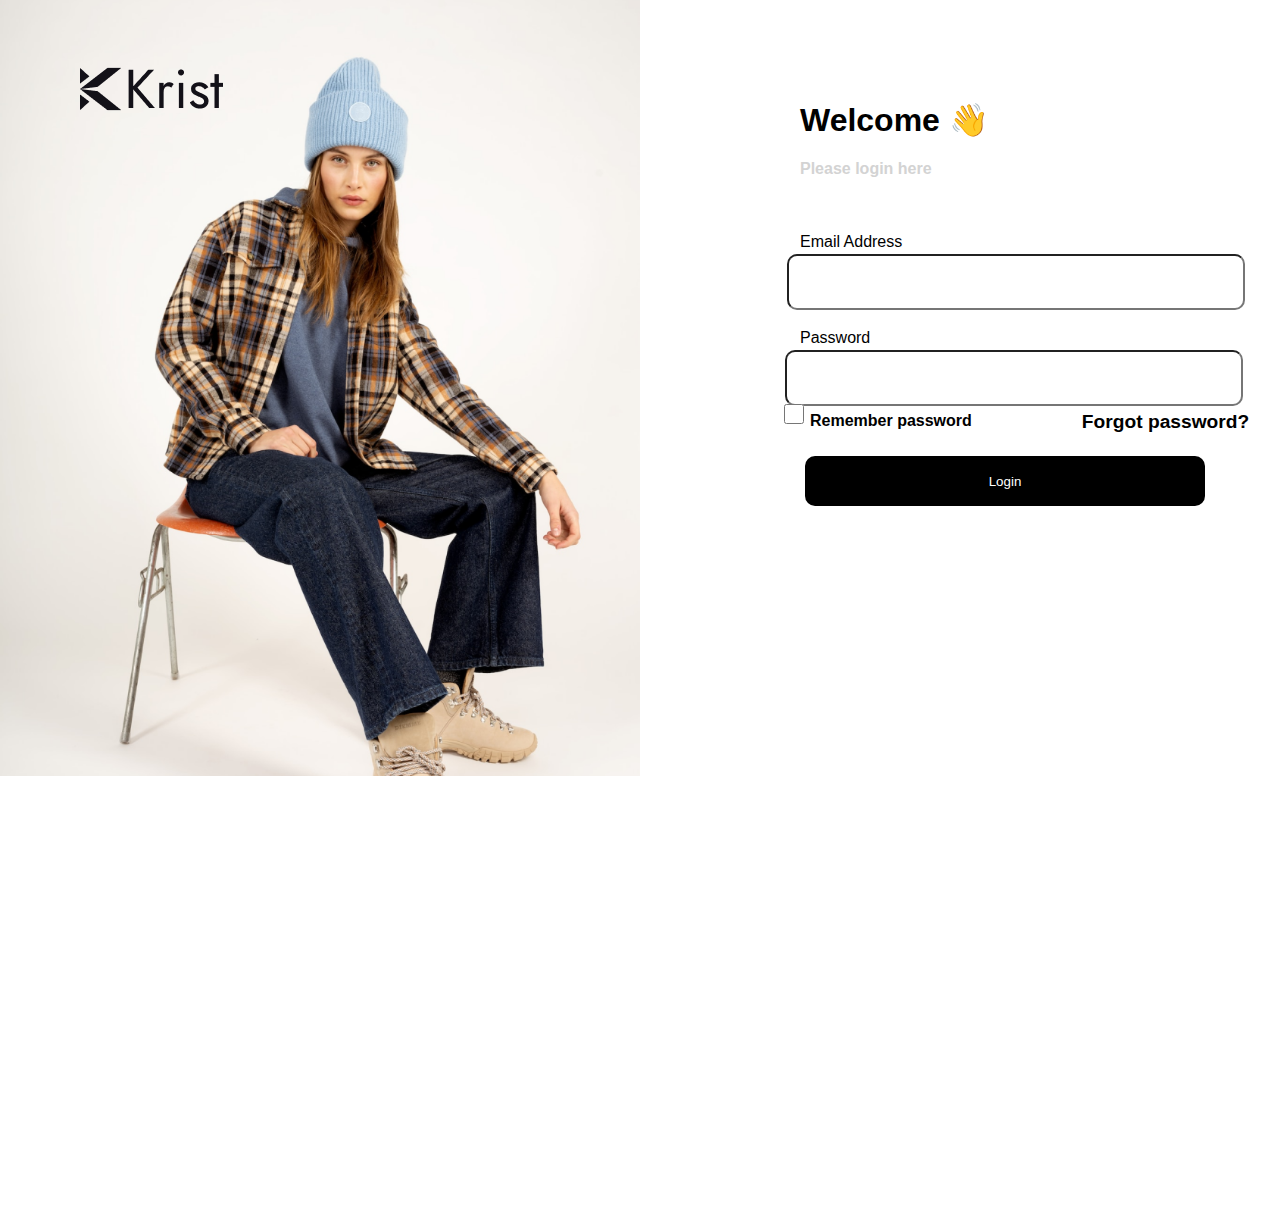
<file: index.html>
<!DOCTYPE html>
<html lang="en">
<head>
    <meta charset="UTF-8">
    <meta name="viewport" content="width=device-width, initial-scale=1.0">
    <title>Document</title>
    <link rel="stylesheet" href="style.css">
</head>
<body>

 <section class="login" >
  <div class="login-img" >
    <img class="rectangle" src="img/Rectangle 3463273.png" alt="rectangle"/>
    <img class="logo" src="img/Logo + Text.png" alt="Logo">
  </div>
  <form action="">
    <div class="welcome">

     <div>
        <h1 class="login-header" >Welcome 👋</h1>
        <p class="login-para" >Please login here</p>
     </div>
     <div class="login-form">
        <div class="email">
           <label for="email">Email Address</label>
           <input class="put" id="email" type="email" name="email">
       </div>
       <div class="password-con">
        <label for="password">Password</label>
        <input class="put"  type="password" name="password">
    </div>
      <div class="forgotten">
       
            <p class="password-para" >Remember password</p>  
        <input class="check" type="checkbox">  
        <a class="forgotten-password"  href="/forgotten-password/password.html">Forgot password?</a>

       </div>
       <button  >Login</button>
    </div>
    
  </form>
  

 </section>
</body>
</html>
</file>
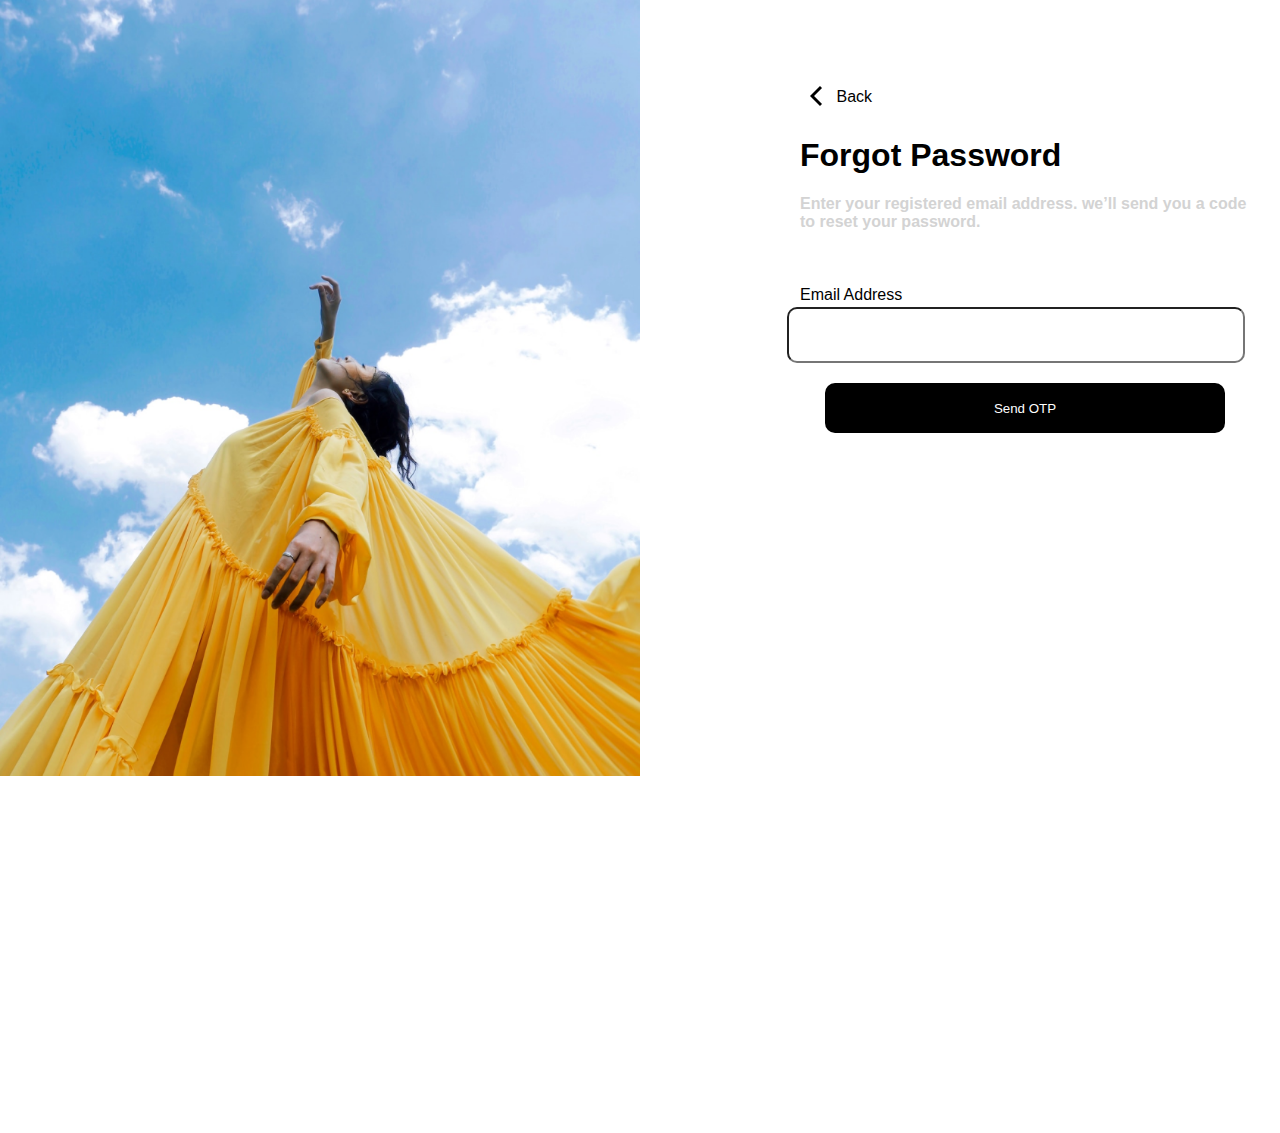
<file: forgotten-password/password.html>
<!DOCTYPE html>
<html lang="en">
<head>
    <meta charset="UTF-8">
    <meta name="viewport" content="width=device-width, initial-scale=1.0">
    <title>Document</title>
    <link rel="stylesheet" href="password.css">
</head>
<body>
    <section class="login" >
        <div class="login-img" >
          <img class="rectangle" src="/img/Rectangle 3.png" alt="rectangle"/>
          <!-- <img class="logo" src="/img/Logo + Text.png" alt="Logo"> -->
        </div>
        <form action="">
          <div class="welcome">
      
           <div>
          <img src="/img/back_arrow_icon.png" alt="back_arrow_icon">
           <span class="back">  Back</span>
            <h1 class="login-header" >Forgot Password</h1>
              <p class="login-para" >Enter your registered email address. we’ll send you a code<br> to reset your password.</p>
           </div>
           <div class="login-form">
              <div class="email">
                 <label for="email">Email Address</label>
                 <input class="put" id="email" type="email" name="email">
             </div>
             </div>
             <button><a href="/OTP/otp.html">Send OTP</a></button>
            </section>

       
</body>
</html>
</file>
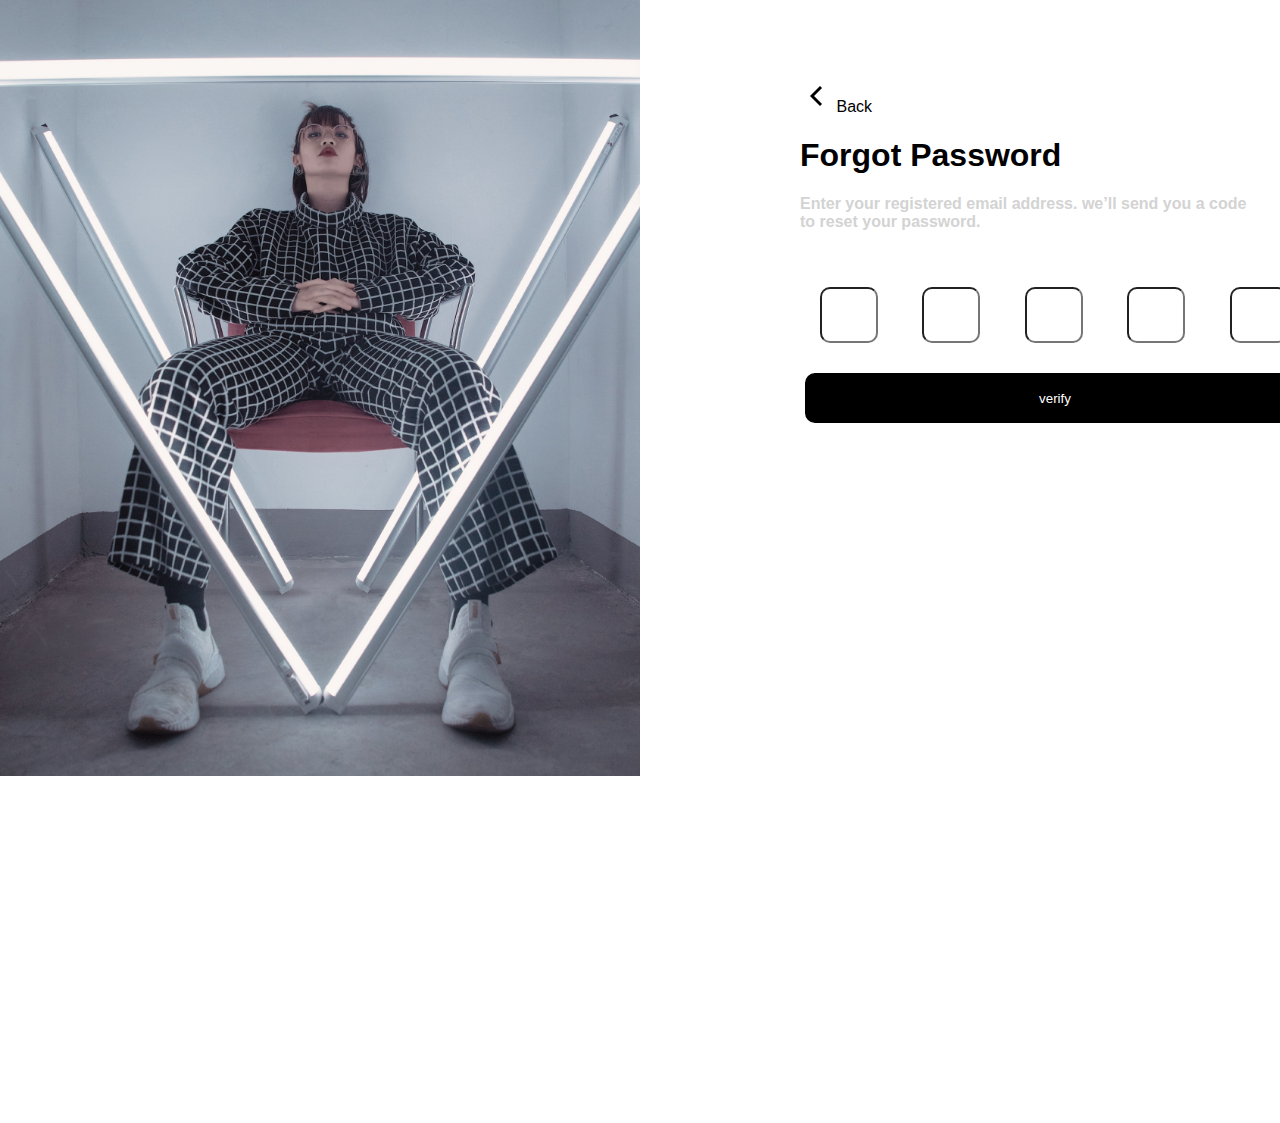
<file: OTP/otp.html>
<!DOCTYPE html>
<html lang="en">
<head>
    <meta charset="UTF-8">
    <meta name="viewport" content="width=device-width, initial-scale=1.0">
    <title>Document</title>
    <link rel="stylesheet" href="otp.css">
</head>
<body>
    <section class="login" >
        <div class="login-img" >
          <img class="rectangle" src="/img/Rectangle 4.png" alt="rectangle"/>
          <!-- <img class="logo" src="/img/Logo + Text.png" alt="Logo"> -->
        </div>
        <form action="">
          <div class="welcome">
      
           <div>
          <img src="/img/back_arrow_icon.png" alt="back_arrow_icon">
           <span class="back">  Back</span>
            <h1 class="login-header" >Forgot Password</h1>
              <p class="login-para" >Enter your registered email address. we’ll send you a code<br> to reset your password.</p>
           </div>
           <div class="login-form">
              <div class="otp">
                 <input class="put" id="otp" type="text" maxlength="1" name="otp">
                 <input class="put" id="otp" type="text" maxlength="1" name="otp">
                 <input class="put" id="otp" type="text" maxlength="1" name="otp">
                 <input class="put" id="otp" type="text" maxlength="1" name="otp">
                 <input class="put" id="otp" type="text" maxlength="1" name="otp">
                 
             </div>
             </div>
             <button><a href="">verify</a></button>
            </section>

       
</body>
</html>
</file>
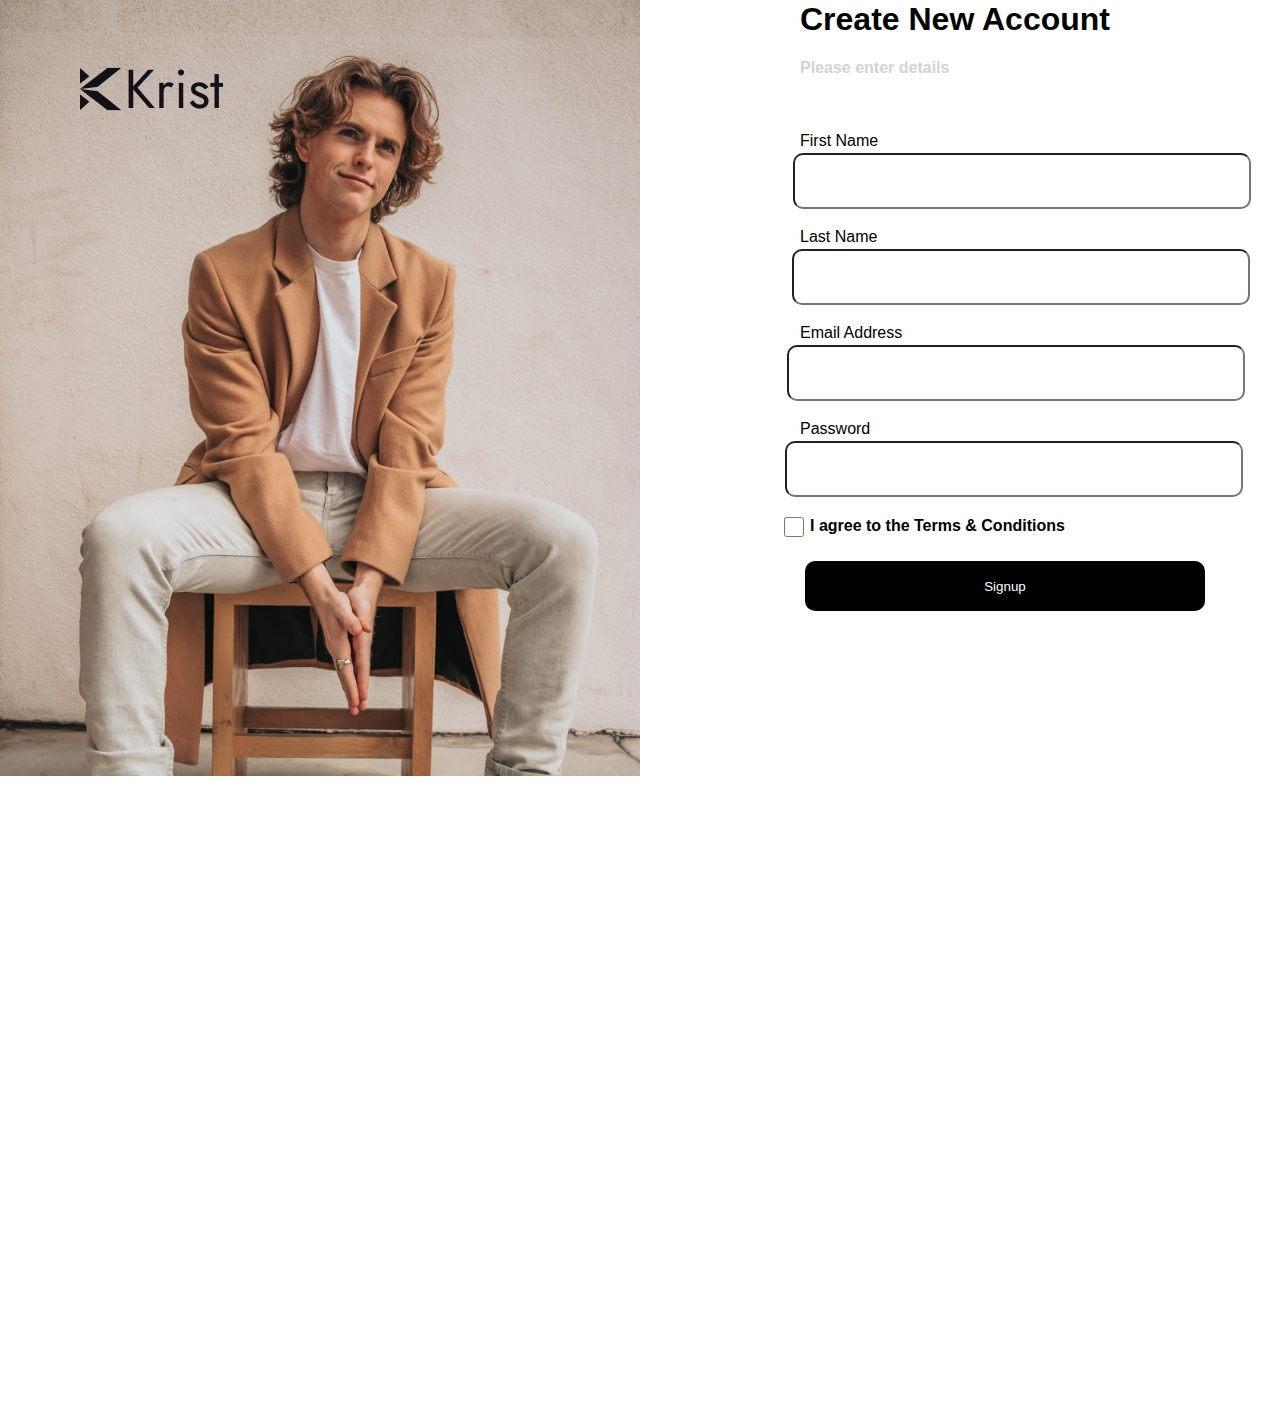
<file: signup/signup.html>
<!DOCTYPE html>
<html lang="en">
<head>
    <meta charset="UTF-8">
    <meta name="viewport" content="width=device-width, initial-scale=1.0">
    <title>Document</title>
    <link rel="stylesheet" href="signup.css">
</head>
<body>

 <section class="login" >
  <div class="login-img" >
    <img class="rectangle" src="/img/Rectangle-2.png" alt="rectangle"/>
    <img class="logo" src="/img/Logo + Text.png" alt="Logo">
  </div>
  <form action="">
    <div class="welcome">

     <div>
   
        <h1 class="login-header" >Create New Account</h1>
        <p class="login-para" >Please enter details</p>
     </div>
     <div class="login-form">
        <div class="email">
           <label for="email">First Name</label>
           <input class="put"  type="text" name="text">
       </div>
       <div class="login-form">
        <div class="email">
           <label for="email">Last Name</label>
           <input class="put" id="text" type="text" name="text">
       </div>
     <div class="login-form">
        <div class="email">
           <label for="email">Email Address</label>
           <input class="put" id="email" type="email" name="email">
       </div>
       <div class="password-con">
        <label for="password">Password</label>
        <input class="put"  type="password" name="password">
    </div>
      <div class="forgotten">
       
            <p class="password-para" >I agree to the Terms & Conditions</p>  
        <input class="check" type="checkbox">  
       </div>
       <button>Signup</button>
    </div>
    
  </form>
  

 </section>
</body>
</html>
</file>
<file: style.css>
body{
margin: 0;
padding: 0;
box-sizing: border-box;
font-family: sans-serif;
overflow-x: hidden;
}

.rectangle{
    width: 50%;
}
.welcome{
    position: relative;
    top:  -700px ;
    left: 800px;
    
}

.login-para{
    color: lightgray;
    font-weight: 900;
    font-family: sans-serif;
}


.login-header{
    font-family: sans-serif;
}

label{
    font-family: sans-serif;
}

.put{
height: 50px;
width: 450px;   
border-radius: 10px;
 position: relative;
 top: 40px;
  right: 110px;
  margin: 20px;
  font-weight: 400;
}

#email{
    position: relative;
    left: -140px;
    font-weight: 400;
}

.forgotten{
margin: 40px;
display: flex;
margin: 10px;

}

.forgotten-password{
text-decoration: none;
color: black;
font-size: 1.2rem;
margin-top: 15px;
margin-left: 110px;
font-weight: 700;
}
 a:hover{
    text-decoration: underline;
 }

 
 

 input[type="checkbox"]{
    height: 20px;
    position: absolute;
    top: 300px;
    left: -20px;
    accent-color: black;
    width: 20px;
 }

 .password-para{
  font-weight: 700;
 }

.logo{
    position: absolute;
    left: 20px;
    margin-top: 60px;
    margin-left: 60px;
}

button{
width: 400px;
height: 50px;
padding: 20px auto;
margin-left: 5px;
border: none;
background-color: black;
color:white;
border-radius: 10px;
}

::-webkit-scrollbar {
    display: block;
    width: 5px;

}
::-webkit-scrollbar-track {
    background: transparent;
}
    
::-webkit-scrollbar-thumb {
    background-color: black;
    border-right: none;
    border-left: none;
}

::-webkit-scrollbar-track-piece:end {
    background: transparent;
    margin-bottom: 10px; 
}

::-webkit-scrollbar-track-piece:start {
    background: transparent;
    margin-top: 10px;
}
</file>
<file: forgotten-password/password.css>
body{
    margin: 0;
    padding: 0;
    box-sizing: border-box;
    font-family: sans-serif;
    overflow-x: hidden;
    }
    
    .rectangle{
        width: 50%;
    }
    .welcome{
        position: relative;
        top:  -700px ;
        left: 800px;
    }

    
    
    .login-para{
        color: lightgray;
        font-weight: 900;
        font-family: sans-serif;
    }
    
    
    .login-header{
        font-family: sans-serif;
    }
    
    label{
        font-family: sans-serif;
    }
    
    .put{
    height: 50px;
    width: 450px;   
    border-radius: 10px;
     position: relative;
     top: 40px;
      right: 110px;
      margin: 20px;
      font-weight: 400;
    }
    
    #email{
        position: relative;
        left: -140px;
        font-weight: 400;
        
    }

    
button{
    width: 400px;
    height: 50px;
    padding: 20px auto;
    margin-left: 25px;
    border: none;
    background-color: black;
    margin-top: 40px;
    border-radius: 10px;
}

button a{
    text-decoration: none;
    color:white;
}
.back{
    position: relative;
    top: -10px;
}
</file>
<file: OTP/otp.css>
body{
    margin: 0;
    padding: 0;
    box-sizing: border-box;
    font-family: sans-serif;
    overflow-x: hidden;
    }
    
    .rectangle{
        width: 50%;
    }
    .welcome{
        position: relative;
        top:  -700px ;
        left: 800px;
        
    }
    
    .login-para{
        color: lightgray;
        font-weight: 900;
        font-family: sans-serif;
    }
    
    
    .login-header{
        font-family: sans-serif;
    }
    
    label{
        font-family: sans-serif;
    }
    
    .put{
    height: 50px;
    width: 50px;   
    border-radius: 10px;
     position: relative;
     top: 40px;
      margin: 20px;
      top: 20px;
      font-weight: 400;
      text-align: center;
      font-size: 30px;
    }
    
    
    
     a:hover{
        text-decoration: underline;
     }
    
    .logo{
        position: absolute;
        left: 20px;
        margin-top: 60px;
        margin-left: 60px;
    }
    
    button{
    width: 500px;
    height: 50px;
    padding: 20px auto;
    margin-left: 5px;
    margin-top: 30px;
    border: none;
    background-color: black;
    color:white;
    border-radius: 10px;
    }

    button a{
        color: white;
        text-decoration: none;
    }
    
    ::-webkit-scrollbar {
        display: block;
        width: 5px;
    
    }
    ::-webkit-scrollbar-track {
        background: transparent;
    }
        
    ::-webkit-scrollbar-thumb {
        background-color: black;
        border-right: none;
        border-left: none;
    }
    
    ::-webkit-scrollbar-track-piece:end {
        background: transparent;
        margin-bottom: 10px; 
    }
    
    ::-webkit-scrollbar-track-piece:start {
        background: transparent;
        margin-top: 10px;
    }
</file>
<file: signup/signup.css>
body{
    margin: 0;
    padding: 0;
    box-sizing: border-box;
    font-family: sans-serif;
    overflow-x: hidden;
    }
    
    .rectangle{
        width: 50%;
    }
    .welcome{
        position: relative;
        top:  -800px ;
        left: 800px;
        
    }
    
    .login-para{
        color: lightgray;
        font-weight: 900;
        font-family: sans-serif;
    }
    
    
    .login-header{
        font-family: sans-serif;
    }
    
    label{
        font-family: sans-serif;
    }
    
    .put{
    height: 50px;
    width: 450px;   
    border-radius: 10px;
     position: relative;
     top: 40px;
      right: 110px;
      margin: 20px;
      font-weight: 400;
    }
    
    #email{
        position: relative;
        left: -140px;
        font-weight: 400;
    }
    
    .forgotten{
    margin: 40px;
    display: flex;
    margin: 10px;
    
    }
    
    .forgotten-password{
    text-decoration: none;
    color: black;
    font-size: 1.2rem;
    margin-top: 15px;
    margin-left: 110px;
    font-weight: 700;
    }
     a:hover{
        text-decoration: underline;
     }
    
     
     
    
     input[type="checkbox"]{
        height: 20px;
        position: absolute;
        margin-top: 30px;
        left: -20px;
        accent-color: black;
        width: 20px;
     }
    
     .password-para{
      font-weight: 700;
      margin-top: 30px;
     }
    
    .logo{
        position: absolute;
        left: 20px;
        margin-top: 60px;
        margin-left: 60px;
    }
    
    button{
    width: 400px;
    height: 50px;
    padding: 20px auto;
    margin-left: 5px;
    border: none;
    background-color: black;
    color:white;
    border-radius: 10px;
    }
    
    ::-webkit-scrollbar {
        display: block;
        width: 5px;
    
    }
    ::-webkit-scrollbar-track {
        background: transparent;
    }
        
    ::-webkit-scrollbar-thumb {
        background-color: black;
        border-right: none;
        border-left: none;
    }
    
    ::-webkit-scrollbar-track-piece:end {
        background: transparent;
        margin-bottom: 10px; 
    }
    
    ::-webkit-scrollbar-track-piece:start {
        background: transparent;
        margin-top: 10px;
    }
</file>
